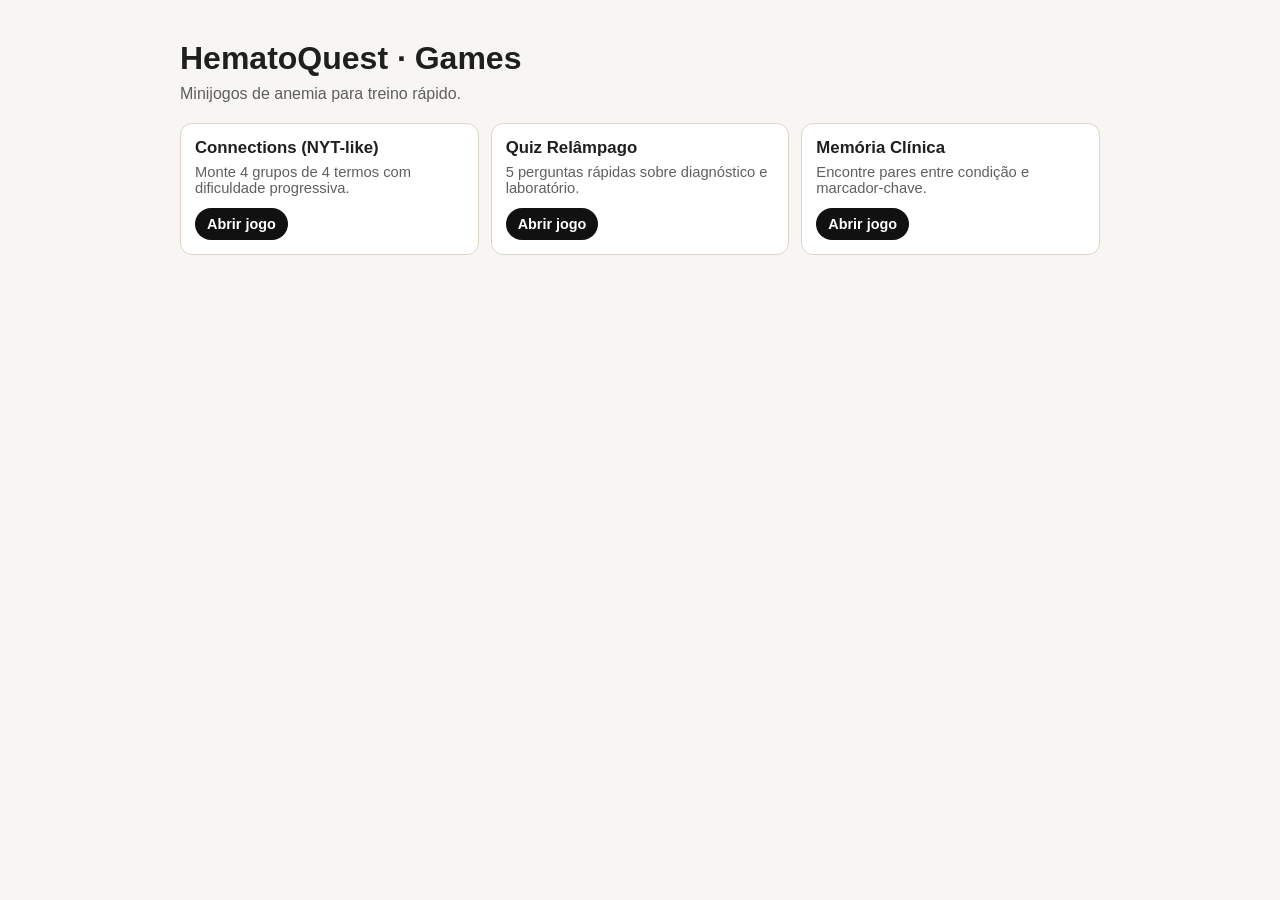
<file: games/index.html>
<!doctype html>
<html lang="pt-BR">
<head>
  <meta charset="UTF-8" />
  <meta name="viewport" content="width=device-width, initial-scale=1.0" />
  <title>HematoQuest Games</title>
  <style>
    body { margin: 0; font-family: Arial, sans-serif; background: #f7f6f2; color: #1f1f1f; }
    .wrap { max-width: 920px; margin: 40px auto; padding: 0 16px; }
    h1 { margin: 0 0 8px; }
    p { color: #5f5f5f; margin: 0 0 20px; }
    .grid { display: grid; grid-template-columns: repeat(auto-fit, minmax(230px, 1fr)); gap: 12px; }
    .card { background: #fff; border: 1px solid #ddd6c8; border-radius: 12px; padding: 14px; }
    .card h2 { margin: 0 0 6px; font-size: 1.05rem; }
    .card p { margin: 0 0 12px; font-size: .92rem; }
    a { display: inline-block; text-decoration: none; background: #111; color: #fff; padding: 8px 12px; border-radius: 999px; font-weight: 700; font-size: .9rem; }
  </style>
</head>
<body>
  <main class="wrap">
    <h1>HematoQuest · Games</h1>
    <p>Minijogos de anemia para treino rápido.</p>

    <section class="grid">
      <article class="card">
        <h2>Connections (NYT-like)</h2>
        <p>Monte 4 grupos de 4 termos com dificuldade progressiva.</p>
        <a href="./anemia-connections.html">Abrir jogo</a>
      </article>

      <article class="card">
        <h2>Quiz Relâmpago</h2>
        <p>5 perguntas rápidas sobre diagnóstico e laboratório.</p>
        <a href="./anemia-quiz-rapido.html">Abrir jogo</a>
      </article>

      <article class="card">
        <h2>Memória Clínica</h2>
        <p>Encontre pares entre condição e marcador-chave.</p>
        <a href="./anemia-memoria.html">Abrir jogo</a>
      </article>
    </section>
  </main>
</body>
</html>
</file>
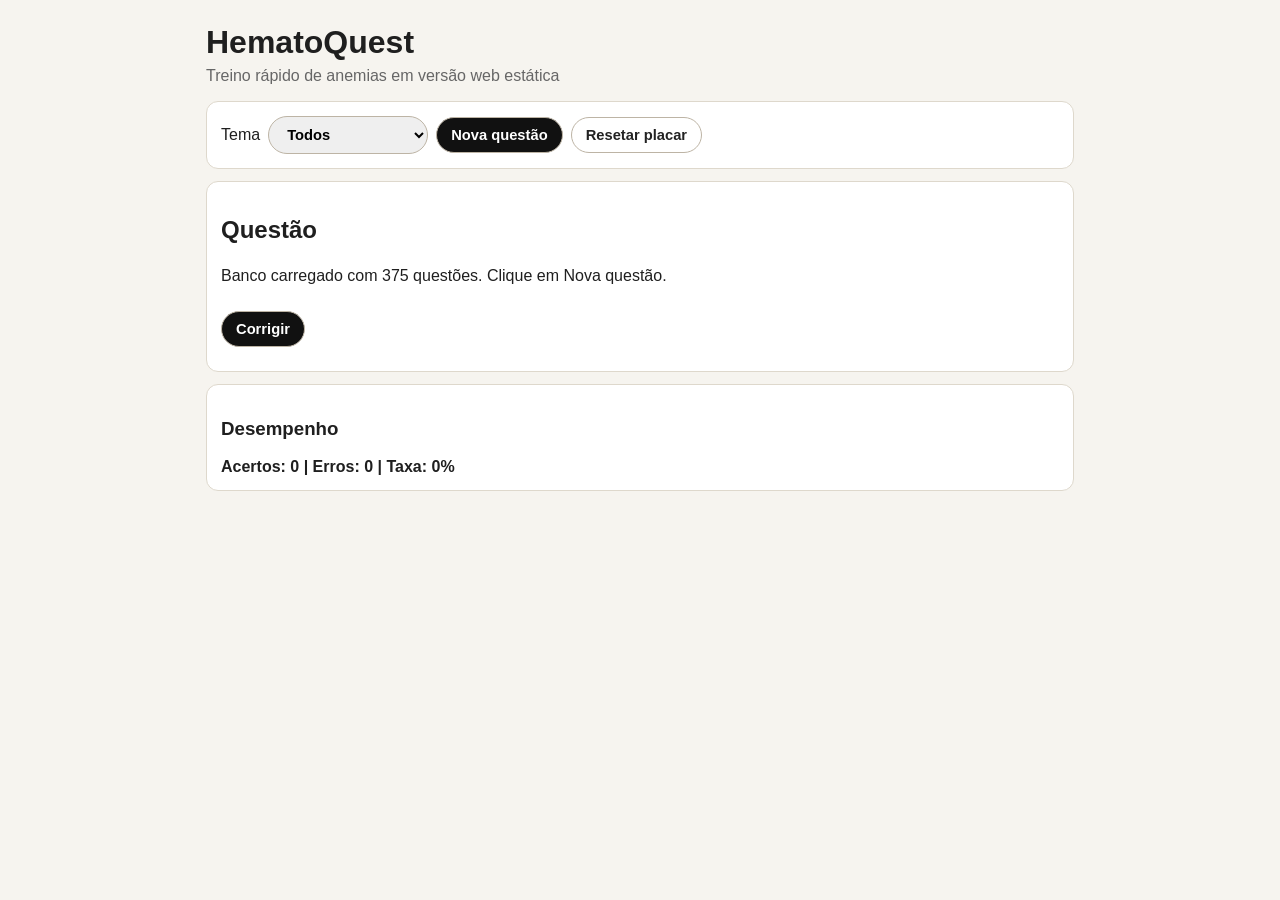
<file: pages/index.html>
<!doctype html>
<html lang="pt-BR">
<head>
  <meta charset="UTF-8" />
  <meta name="viewport" content="width=device-width, initial-scale=1.0" />
  <title>HematoQuest Web</title>
  <link rel="stylesheet" href="./styles.css" />
</head>
<body>
  <main class="app">
    <header class="header">
      <h1>HematoQuest</h1>
      <p>Treino rápido de anemias em versão web estática</p>
    </header>

    <section class="panel controls">
      <label for="themeSelect">Tema</label>
      <select id="themeSelect">
        <option value="Todos">Todos</option>
        <option value="Ferropriva">Ferropriva</option>
        <option value="Megaloblástica">Megaloblástica</option>
        <option value="Doença crônica">Doença crônica</option>
        <option value="Hemolítica">Hemolítica</option>
        <option value="Aplásica">Aplásica</option>
      </select>
      <button id="newQuestionBtn">Nova questão</button>
      <button id="resetStatsBtn" class="secondary">Resetar placar</button>
    </section>

    <section class="panel" id="questionPanel">
      <h2 id="questionType">Questão</h2>
      <p id="questionStem">Clique em Nova questão para começar.</p>
      <div id="options" class="options"></div>
      <div class="actions">
        <button id="checkBtn">Corrigir</button>
      </div>
      <div id="feedback" class="feedback"></div>
      <div id="explanation" class="explanation"></div>
    </section>

    <section class="panel stats">
      <h3>Desempenho</h3>
      <p id="scoreLine">Acertos: 0 | Erros: 0 | Taxa: 0%</p>
    </section>
  </main>

  <script src="./app.js"></script>
</body>
</html>
</file>
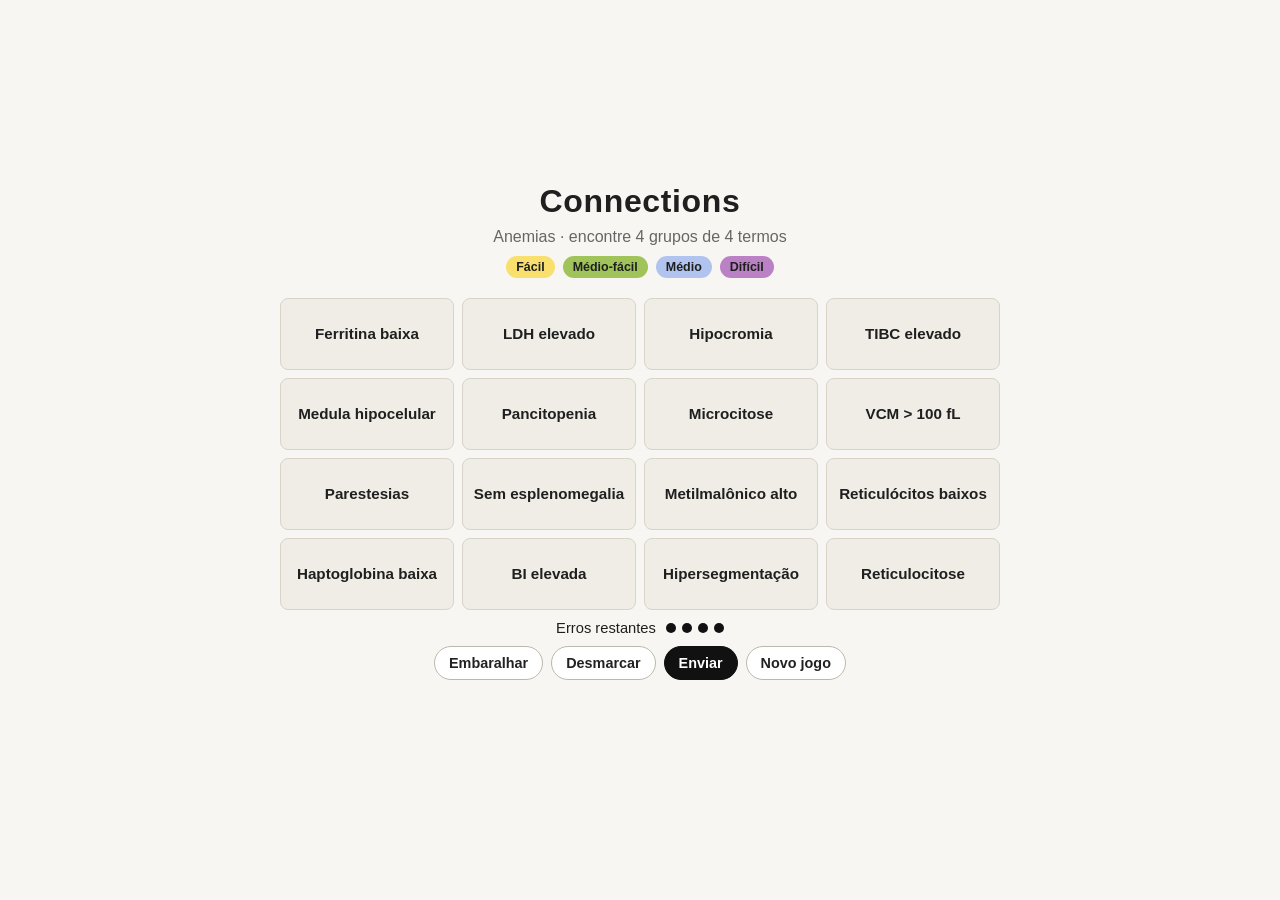
<file: games/anemia-connections.html>
<!doctype html>
<html lang="pt-BR">
<head>
  <meta charset="UTF-8" />
  <meta name="viewport" content="width=device-width, initial-scale=1.0" />
  <title>Connections - Anemias</title>
  <style>
    :root {
      --bg: #f7f6f2;
      --ink: #1f1f1f;
      --muted: #666;
      --tile: #efede6;
      --tile-border: #d8d4c8;
      --tile-selected: #58534a;
      --tile-selected-text: #fff;
      --btn: #111;
      --btn-text: #fff;
      --easy: #f9df6d;
      --medium-easy: #a0c35a;
      --medium: #b0c4ef;
      --hard: #ba81c5;
    }

    * { box-sizing: border-box; }

    body {
      margin: 0;
      font-family: "Franklin Gothic Medium", "Arial Narrow", Arial, sans-serif;
      background: var(--bg);
      color: var(--ink);
      min-height: 100vh;
      display: grid;
      place-items: center;
      padding: 16px;
    }

    .app {
      width: min(720px, 100%);
      text-align: center;
    }

    h1 {
      margin: 0;
      font-size: 2rem;
      letter-spacing: .02em;
    }

    .subtitle {
      margin: 8px 0 10px;
      color: var(--muted);
      font-size: 1rem;
    }

    .legend {
      display: flex;
      justify-content: center;
      gap: 8px;
      flex-wrap: wrap;
      margin-bottom: 10px;
    }

    .badge {
      border-radius: 999px;
      padding: 4px 10px;
      font-size: .78rem;
      font-weight: 700;
    }

    .easy { background: var(--easy); }
    .medium-easy { background: var(--medium-easy); }
    .medium { background: var(--medium); }
    .hard { background: var(--hard); }

    .groups {
      display: grid;
      gap: 8px;
      margin-bottom: 10px;
    }

    .group-row {
      border-radius: 8px;
      padding: 12px 10px;
      text-align: center;
      animation: dropIn .35s ease both;
    }

    .group-row h3 {
      margin: 0;
      font-size: 1rem;
      letter-spacing: .01em;
    }

    .group-row p {
      margin: 6px 0 0;
      font-size: .9rem;
    }

    .meta {
      margin-top: 4px;
      font-size: .72rem;
      text-transform: uppercase;
      letter-spacing: .06em;
      opacity: .85;
      font-weight: 700;
    }

    .grid {
      display: grid;
      grid-template-columns: repeat(4, 1fr);
      gap: 8px;
      margin-bottom: 10px;
    }

    .tile {
      border: 1px solid var(--tile-border);
      background: var(--tile);
      border-radius: 8px;
      min-height: 72px;
      padding: 8px;
      font-size: .95rem;
      font-weight: 700;
      color: var(--ink);
      cursor: pointer;
      transition: transform .08s ease, background .12s ease;
    }

    .tile:hover { transform: translateY(-1px); }

    .tile.selected {
      background: var(--tile-selected);
      color: var(--tile-selected-text);
      border-color: var(--tile-selected);
    }

    .mistakes {
      display: flex;
      align-items: center;
      justify-content: center;
      gap: 10px;
      margin-bottom: 10px;
      font-size: .92rem;
    }

    .dots { display: flex; gap: 6px; }

    .dot {
      width: 10px;
      height: 10px;
      border-radius: 50%;
      background: #111;
      opacity: .15;
    }

    .dot.active { opacity: 1; }

    .controls {
      display: flex;
      justify-content: center;
      gap: 8px;
      flex-wrap: wrap;
      margin-bottom: 8px;
    }

    button {
      border: 1px solid #bdb8ac;
      background: #fff;
      color: #222;
      border-radius: 999px;
      padding: 8px 14px;
      font-weight: 700;
      cursor: pointer;
      font-size: .9rem;
    }

    button.primary {
      background: var(--btn);
      color: var(--btn-text);
      border-color: var(--btn);
    }

    .message {
      min-height: 22px;
      font-size: .94rem;
      color: var(--muted);
      margin-bottom: 8px;
    }

    @keyframes dropIn {
      from { opacity: 0; transform: translateY(8px); }
      to { opacity: 1; transform: translateY(0); }
    }
  </style>
</head>
<body>
  <main class="app">
    <h1>Connections</h1>
    <div class="subtitle">Anemias · encontre 4 grupos de 4 termos</div>

    <div class="legend">
      <span class="badge easy">Fácil</span>
      <span class="badge medium-easy">Médio-fácil</span>
      <span class="badge medium">Médio</span>
      <span class="badge hard">Difícil</span>
    </div>

    <section class="groups" id="foundGroups"></section>
    <section class="grid" id="grid"></section>

    <div class="mistakes">
      <span>Erros restantes</span>
      <div class="dots" id="mistakeDots"></div>
    </div>

    <div class="controls">
      <button id="shuffleBtn">Embaralhar</button>
      <button id="clearBtn">Desmarcar</button>
      <button id="submitBtn" class="primary">Enviar</button>
      <button id="newBtn">Novo jogo</button>
    </div>

    <div class="message" id="message"></div>
  </main>

  <script>
    const SOURCE_GROUPS = [
      {
        name: "Ferropriva",
        difficulty: "easy",
        difficultyLabel: "Fácil",
        items: ["Ferritina baixa", "TIBC elevado", "Microcitose", "Hipocromia"],
      },
      {
        name: "Megaloblástica B12",
        difficulty: "medium-easy",
        difficultyLabel: "Médio-fácil",
        items: ["VCM > 100 fL", "Hipersegmentação", "Metilmalônico alto", "Parestesias"],
      },
      {
        name: "Hemólise",
        difficulty: "medium",
        difficultyLabel: "Médio",
        items: ["LDH elevado", "BI elevada", "Haptoglobina baixa", "Reticulocitose"],
      },
      {
        name: "Aplásica",
        difficulty: "hard",
        difficultyLabel: "Difícil",
        items: ["Pancitopenia", "Reticulócitos baixos", "Medula hipocelular", "Sem esplenomegalia"],
      },
    ];

    const grid = document.getElementById('grid');
    const foundGroups = document.getElementById('foundGroups');
    const message = document.getElementById('message');
    const mistakeDots = document.getElementById('mistakeDots');

    const shuffleBtn = document.getElementById('shuffleBtn');
    const clearBtn = document.getElementById('clearBtn');
    const submitBtn = document.getElementById('submitBtn');
    const newBtn = document.getElementById('newBtn');

    let tiles = [];
    let selected = new Set();
    let solvedGroups = new Set();
    let mistakesLeft = 4;

    function shuffle(arr) {
      const clone = [...arr];
      for (let i = clone.length - 1; i > 0; i--) {
        const j = Math.floor(Math.random() * (i + 1));
        [clone[i], clone[j]] = [clone[j], clone[i]];
      }
      return clone;
    }

    function difficultyRank(level) {
      const rank = { easy: 1, 'medium-easy': 2, medium: 3, hard: 4 };
      return rank[level] || 99;
    }

    function setMessage(text) {
      message.textContent = text;
    }

    function renderMistakes() {
      mistakeDots.innerHTML = '';
      for (let i = 0; i < 4; i++) {
        const dot = document.createElement('span');
        dot.className = `dot ${i < mistakesLeft ? 'active' : ''}`;
        mistakeDots.appendChild(dot);
      }
    }

    function buildTiles() {
      return SOURCE_GROUPS.flatMap(group =>
        group.items.map(item => ({ item, group: group.name, locked: false }))
      );
    }

    function renderGrid() {
      grid.innerHTML = '';
      for (const tile of tiles) {
        if (tile.locked) continue;
        const button = document.createElement('button');
        button.className = `tile ${selected.has(tile.item) ? 'selected' : ''}`;
        button.textContent = tile.item;
        button.onclick = () => toggleSelect(tile.item);
        grid.appendChild(button);
      }
    }

    function appendSolvedGroup(group, delay = 0) {
      const row = document.createElement('article');
      row.className = `group-row ${group.difficulty}`;
      row.style.animationDelay = `${delay}ms`;
      row.innerHTML = `
        <h3>${group.name}</h3>
        <div class="meta">${group.difficultyLabel}</div>
        <p>${group.items.join(' · ')}</p>
      `;
      foundGroups.appendChild(row);
    }

    function lockGroup(group) {
      solvedGroups.add(group.name);
      tiles = tiles.map(t => group.items.includes(t.item) ? { ...t, locked: true } : t);
      appendSolvedGroup(group);
      selected.clear();
      renderGrid();
    }

    function checkOneAway(picks) {
      return SOURCE_GROUPS.some(group => {
        const hits = group.items.filter(i => picks.includes(i)).length;
        return hits === 3;
      });
    }

    function revealAllAnimated() {
      foundGroups.innerHTML = '';
      const ordered = [...SOURCE_GROUPS].sort((a, b) => difficultyRank(a.difficulty) - difficultyRank(b.difficulty));
      ordered.forEach((group, idx) => appendSolvedGroup(group, idx * 170));
      submitBtn.disabled = true;
      clearBtn.disabled = true;
    }

    function submitSelection() {
      if (selected.size !== 4) {
        setMessage('Selecione exatamente 4 termos.');
        return;
      }

      const picks = [...selected];
      const match = SOURCE_GROUPS.find(group => group.items.every(item => picks.includes(item)));

      if (match && !solvedGroups.has(match.name)) {
        lockGroup(match);
        if (solvedGroups.size === 4) {
          setMessage('Excelente! Todas as categorias encontradas.');
          setTimeout(revealAllAnimated, 220);
        } else {
          setMessage(`Correto: ${match.name}.`);
        }
        return;
      }

      mistakesLeft -= 1;
      renderMistakes();
      if (mistakesLeft <= 0) {
        setMessage('Fim da rodada. Revelando respostas...');
        selected.clear();
        renderGrid();
        revealAllAnimated();
        return;
      }

      if (checkOneAway(picks)) {
        setMessage('Quase! Você está a 1 termo de um grupo correto.');
      } else {
        setMessage('Grupo incorreto. Tente outra combinação.');
      }
    }

    function toggleSelect(item) {
      if (selected.has(item)) selected.delete(item);
      else {
        if (selected.size >= 4) return;
        selected.add(item);
      }
      renderGrid();
    }

    function startGame() {
      selected.clear();
      solvedGroups.clear();
      mistakesLeft = 4;
      submitBtn.disabled = false;
      clearBtn.disabled = false;
      foundGroups.innerHTML = '';
      setMessage('');
      tiles = shuffle(buildTiles());
      renderGrid();
      renderMistakes();
    }

    submitBtn.addEventListener('click', submitSelection);
    clearBtn.addEventListener('click', () => {
      selected.clear();
      renderGrid();
      setMessage('Seleção limpa.');
    });
    shuffleBtn.addEventListener('click', () => {
      const unlocked = tiles.filter(t => !t.locked);
      const locked = tiles.filter(t => t.locked);
      tiles = [...shuffle(unlocked), ...locked];
      renderGrid();
      setMessage('Tabuleiro embaralhado.');
    });
    newBtn.addEventListener('click', startGame);

    startGame();
  </script>
</body>
</html>
</file>
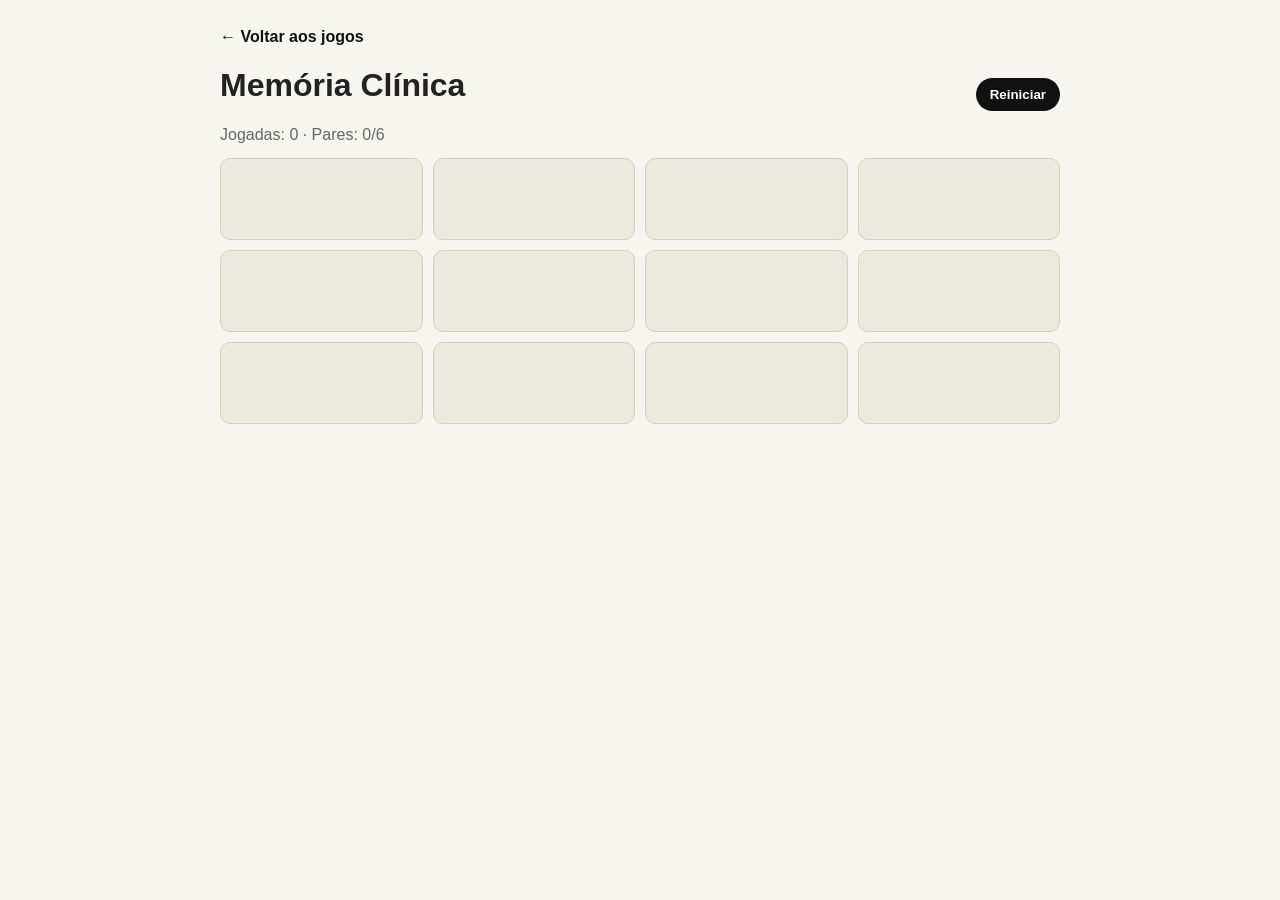
<file: games/anemia-memoria.html>
<!doctype html>
<html lang="pt-BR">
<head>
  <meta charset="UTF-8" />
  <meta name="viewport" content="width=device-width, initial-scale=1.0" />
  <title>Memória Clínica - Anemias</title>
  <style>
    body { margin: 0; font-family: Arial, sans-serif; background: #f6f5ef; color: #222; }
    .app { max-width: 840px; margin: 28px auto; padding: 0 16px; }
    .top { display: flex; justify-content: space-between; align-items: center; gap: 8px; flex-wrap: wrap; }
    .grid { margin-top: 14px; display: grid; grid-template-columns: repeat(4, 1fr); gap: 10px; }
    .card {
      border: 1px solid #d6cfbf;
      background: #fff;
      border-radius: 10px;
      min-height: 82px;
      display: grid;
      place-items: center;
      text-align: center;
      padding: 8px;
      cursor: pointer;
      font-weight: 700;
    }
    .card.hidden { background: #ece9df; color: transparent; }
    .card.matched { background: #e6f5ea; border-color: #8ac49a; cursor: default; }
    .meta { color: #666; }
    button { border: none; border-radius: 999px; padding: 9px 14px; background: #111; color: #fff; cursor: pointer; font-weight: 700; }
    a { text-decoration: none; color: #111; font-weight: 700; }
  </style>
</head>
<body>
  <main class="app">
    <a href="./index.html">← Voltar aos jogos</a>
    <div class="top">
      <div>
        <h1>Memória Clínica</h1>
        <div class="meta" id="meta">Jogadas: 0 · Pares: 0/6</div>
      </div>
      <button id="resetBtn">Reiniciar</button>
    </div>

    <section class="grid" id="grid"></section>
  </main>

  <script>
    const PAIRS = [
      ['Anemia ferropriva', 'Ferritina baixa'],
      ['AHAI', 'Coombs direto positivo'],
      ['PTT', 'Esquizócitos + plaquetopenia'],
      ['Megaloblástica B12', 'Neutrófilos hipersegmentados'],
      ['Aplásica', 'Pancitopenia + medula hipocelular'],
      ['Hemólise', 'Haptoglobina baixa'],
    ];

    const grid = document.getElementById('grid');
    const meta = document.getElementById('meta');
    const resetBtn = document.getElementById('resetBtn');

    let cards = [];
    let opened = [];
    let moves = 0;
    let matched = 0;
    let lock = false;

    function shuffle(arr){
      const c=[...arr];
      for(let i=c.length-1;i>0;i--){
        const j=Math.floor(Math.random()*(i+1));
        [c[i],c[j]]=[c[j],c[i]];
      }
      return c;
    }

    function init(){
      moves = 0;
      matched = 0;
      opened = [];
      lock = false;

      const pool = [];
      PAIRS.forEach((pair, idx)=>{
        pool.push({text: pair[0], pairId: idx, open: false, done: false});
        pool.push({text: pair[1], pairId: idx, open: false, done: false});
      });
      cards = shuffle(pool);
      render();
    }

    function render(){
      grid.innerHTML='';
      cards.forEach((card, idx)=>{
        const el = document.createElement('button');
        const classes = ['card'];
        if(!card.open && !card.done) classes.push('hidden');
        if(card.done) classes.push('matched');
        el.className = classes.join(' ');
        el.textContent = card.text;
        el.disabled = card.done;
        el.onclick = ()=>flip(idx);
        grid.appendChild(el);
      });
      meta.textContent = `Jogadas: ${moves} · Pares: ${matched}/${PAIRS.length}`;
    }

    function flip(idx){
      if(lock) return;
      const card = cards[idx];
      if(card.open || card.done) return;

      card.open = true;
      opened.push(idx);
      render();

      if(opened.length < 2) return;

      moves += 1;
      const [a, b] = opened;
      const c1 = cards[a];
      const c2 = cards[b];

      if(c1.pairId === c2.pairId){
        c1.done = true;
        c2.done = true;
        matched += 1;
        opened = [];
        render();
        return;
      }

      lock = true;
      setTimeout(()=>{
        c1.open = false;
        c2.open = false;
        opened = [];
        lock = false;
        render();
      }, 700);
    }

    resetBtn.onclick = init;
    init();
  </script>
</body>
</html>
</file>
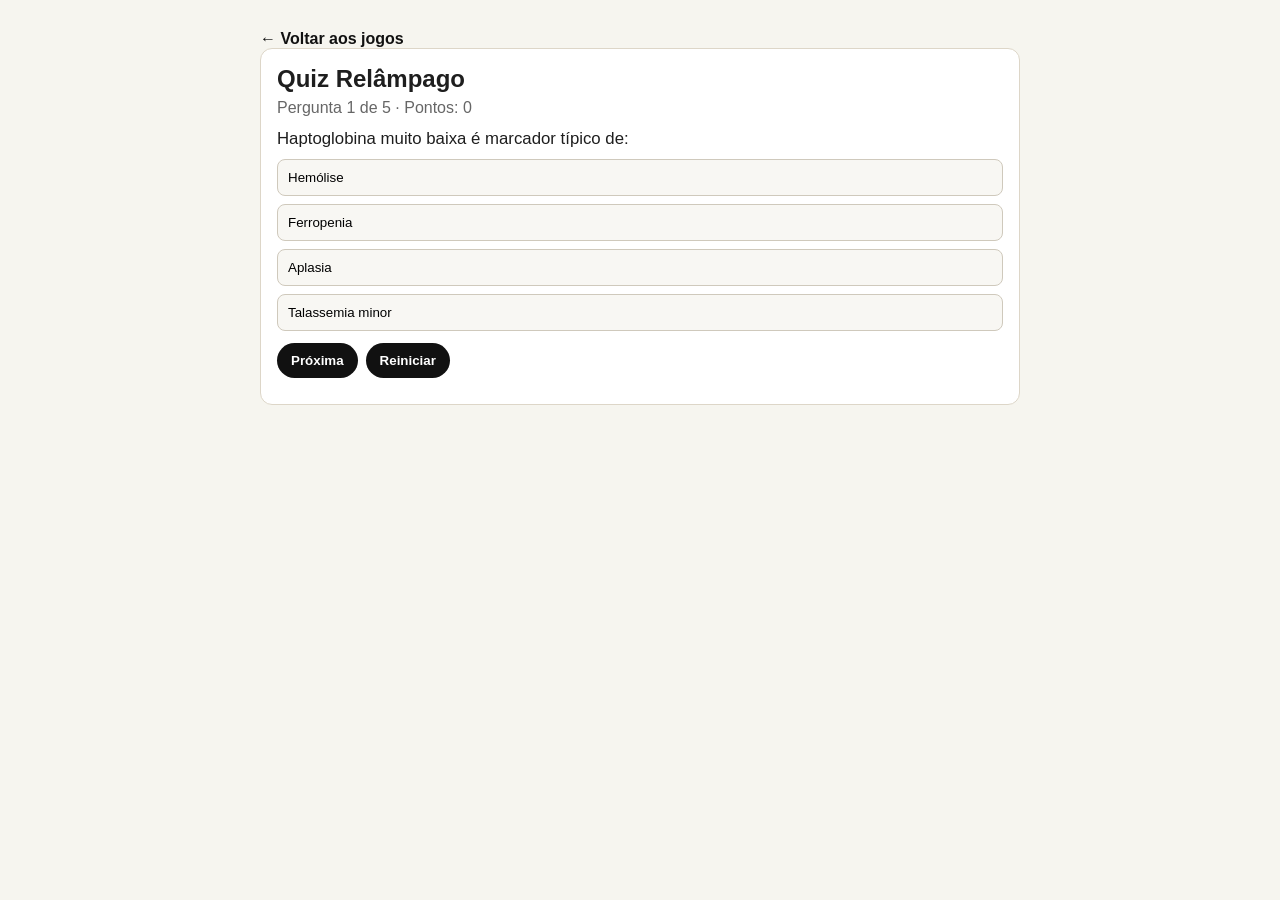
<file: games/anemia-quiz-rapido.html>
<!doctype html>
<html lang="pt-BR">
<head>
  <meta charset="UTF-8" />
  <meta name="viewport" content="width=device-width, initial-scale=1.0" />
  <title>Quiz Relâmpago - Anemias</title>
  <style>
    body { margin: 0; font-family: Arial, sans-serif; background: #f6f5ef; color: #1e1e1e; }
    .app { max-width: 760px; margin: 30px auto; padding: 0 16px; }
    .card { background: #fff; border: 1px solid #ddd6c8; border-radius: 12px; padding: 16px; }
    h1 { margin: 0 0 6px; }
    .meta { color: #666; margin-bottom: 12px; }
    .q { font-size: 1.05rem; margin-bottom: 10px; }
    .opts { display: grid; gap: 8px; }
    button.opt { text-align: left; border: 1px solid #cfc9bc; background: #f8f7f3; border-radius: 8px; padding: 10px; cursor: pointer; }
    button.opt:hover { background: #efede5; }
    .ok { border-color: #2f9e44 !important; background: #e9f8ee !important; }
    .bad { border-color: #d9480f !important; background: #fff4ec !important; }
    .footer { margin-top: 12px; display: flex; gap: 8px; }
    .main-btn { border: none; border-radius: 999px; padding: 10px 14px; background: #111; color: #fff; cursor: pointer; font-weight: 700; }
    a { text-decoration: none; color: #111; font-weight: 700; }
  </style>
</head>
<body>
  <main class="app">
    <a href="./index.html">← Voltar aos jogos</a>
    <section class="card">
      <h1>Quiz Relâmpago</h1>
      <div class="meta" id="meta"></div>
      <div class="q" id="question"></div>
      <div class="opts" id="options"></div>
      <div class="footer">
        <button class="main-btn" id="nextBtn" disabled>Próxima</button>
        <button class="main-btn" id="restartBtn">Reiniciar</button>
      </div>
      <div id="result" style="margin-top:10px;color:#555;"></div>
    </section>
  </main>

  <script>
    const BANK = [
      {q:'Ferritina < 30 ng/mL com TIBC alto sugere:', a:['Anemia ferropriva','Anemia da inflamação','Aplasia medular','PTT'], c:0},
      {q:'Coombs direto positivo favorece:', a:['G6PD','AHAI','Esferocitose hereditária','Aplasia'], c:1},
      {q:'Pancitopenia + reticulócitos baixos sugere:', a:['Hemólise compensada','Anemia aplásica','Talassemia minor','Ferropenia isolada'], c:1},
      {q:'Esquizócitos + plaquetopenia importante levantam:', a:['PTT','AHAI quente','Def. B12','Ferropenia'], c:0},
      {q:'VCM alto + neutrófilos hipersegmentados apontam para:', a:['Anemia megaloblástica','Anemia ferropriva','Aplasia','PTT'], c:0},
      {q:'Haptoglobina muito baixa é marcador típico de:', a:['Hemólise','Ferropenia','Aplasia','Talassemia minor'], c:0},
    ];

    const TOTAL = 5;
    const questionEl = document.getElementById('question');
    const optionsEl = document.getElementById('options');
    const metaEl = document.getElementById('meta');
    const resultEl = document.getElementById('result');
    const nextBtn = document.getElementById('nextBtn');
    const restartBtn = document.getElementById('restartBtn');

    let quiz = [];
    let i = 0;
    let score = 0;
    let locked = false;

    function shuffle(arr){
      const c=[...arr];
      for(let k=c.length-1;k>0;k--){
        const j=Math.floor(Math.random()*(k+1));
        [c[k],c[j]]=[c[j],c[k]];
      }
      return c;
    }

    function init(){
      quiz = shuffle(BANK).slice(0,TOTAL);
      i = 0;
      score = 0;
      locked = false;
      resultEl.textContent = '';
      nextBtn.disabled = true;
      render();
    }

    function render(){
      const item = quiz[i];
      metaEl.textContent = `Pergunta ${i+1} de ${TOTAL} · Pontos: ${score}`;
      questionEl.textContent = item.q;
      optionsEl.innerHTML = '';
      locked = false;
      nextBtn.disabled = true;

      item.a.forEach((text, idx)=>{
        const btn = document.createElement('button');
        btn.className = 'opt';
        btn.textContent = text;
        btn.onclick = ()=>answer(idx, btn);
        optionsEl.appendChild(btn);
      });
    }

    function answer(idx, btn){
      if(locked) return;
      locked = true;
      const item = quiz[i];
      const buttons = [...optionsEl.querySelectorAll('.opt')];
      buttons[item.c].classList.add('ok');
      if(idx === item.c){
        score += 1;
      } else {
        btn.classList.add('bad');
      }
      nextBtn.disabled = false;
    }

    nextBtn.onclick = ()=>{
      i += 1;
      if(i >= TOTAL){
        questionEl.textContent = 'Fim do quiz!';
        optionsEl.innerHTML = '';
        metaEl.textContent = `Pontuação final: ${score}/${TOTAL}`;
        resultEl.textContent = score >= 4 ? 'Excelente desempenho.' : 'Bom treino. Repita para fixar melhor.';
        nextBtn.disabled = true;
        return;
      }
      render();
    };

    restartBtn.onclick = init;
    init();
  </script>
</body>
</html>
</file>
<file: pages/styles.css>
:root {
  --bg: #f6f4ef;
  --panel: #ffffff;
  --border: #ded8cc;
  --text: #1f1f1f;
  --muted: #666;
  --primary: #111;
  --primaryText: #fff;
  --ok: #117733;
  --err: #b42318;
}

* { box-sizing: border-box; }

body {
  margin: 0;
  font-family: Arial, sans-serif;
  color: var(--text);
  background: var(--bg);
}

.app {
  max-width: 900px;
  margin: 24px auto;
  padding: 0 16px 24px;
}

.header h1 {
  margin: 0;
  font-size: 2rem;
}

.header p {
  margin: 6px 0 16px;
  color: var(--muted);
}

.panel {
  background: var(--panel);
  border: 1px solid var(--border);
  border-radius: 12px;
  padding: 14px;
  margin-bottom: 12px;
}

.controls {
  display: flex;
  gap: 8px;
  align-items: center;
  flex-wrap: wrap;
}

select, button {
  border: 1px solid #bdb4a5;
  border-radius: 999px;
  padding: 9px 14px;
  font-weight: 700;
  font-size: .92rem;
}

button {
  background: var(--primary);
  color: var(--primaryText);
  cursor: pointer;
}

button.secondary {
  background: #fff;
  color: #222;
}

button:disabled {
  cursor: not-allowed;
  opacity: .6;
}

#questionStem {
  line-height: 1.45;
  margin-bottom: 12px;
}

.options {
  display: grid;
  gap: 8px;
}

.option {
  border: 1px solid var(--border);
  border-radius: 10px;
  background: #faf9f6;
  padding: 10px;
  display: flex;
  gap: 8px;
  align-items: flex-start;
}

.actions {
  margin-top: 12px;
}

.feedback {
  margin-top: 10px;
  font-weight: 700;
}

.feedback.ok { color: var(--ok); }
.feedback.err { color: var(--err); }

.explanation {
  margin-top: 8px;
  color: #333;
}

.stats p {
  margin: 0;
  font-weight: 700;
}
</file>
